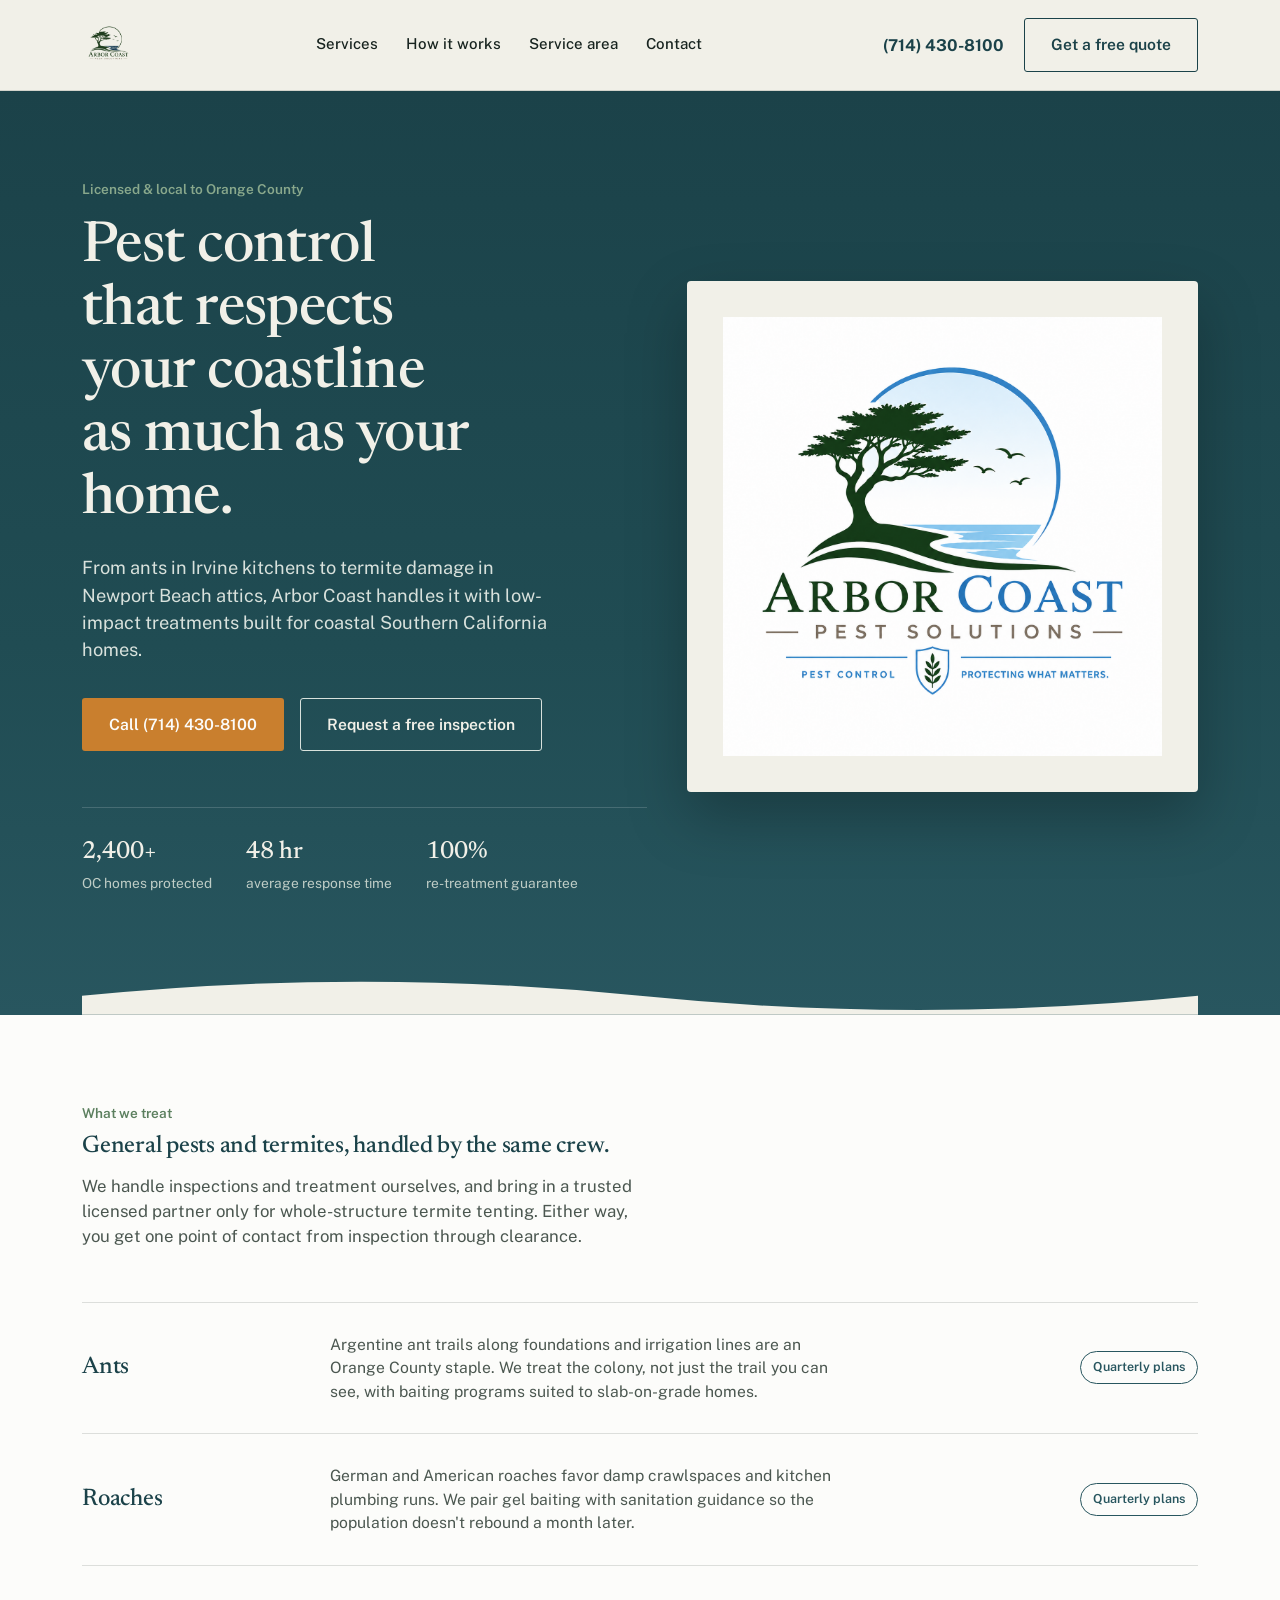
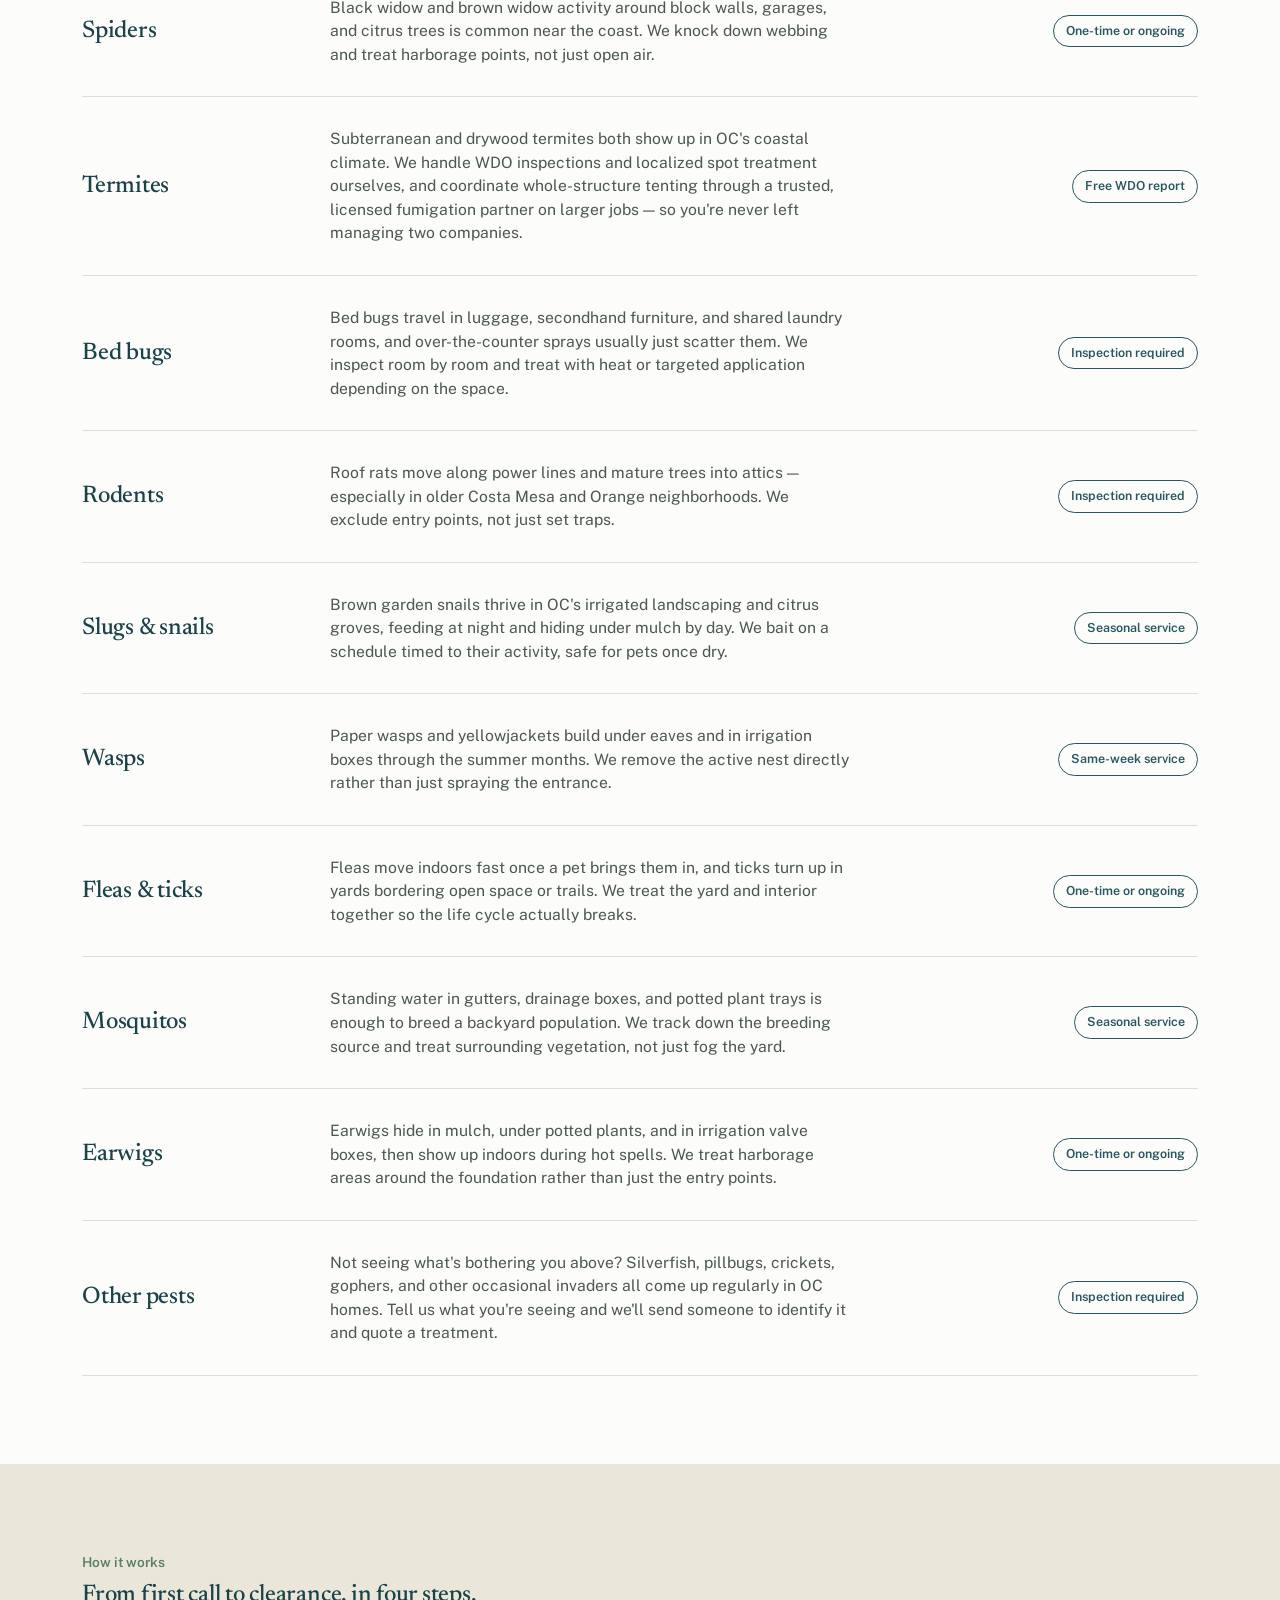
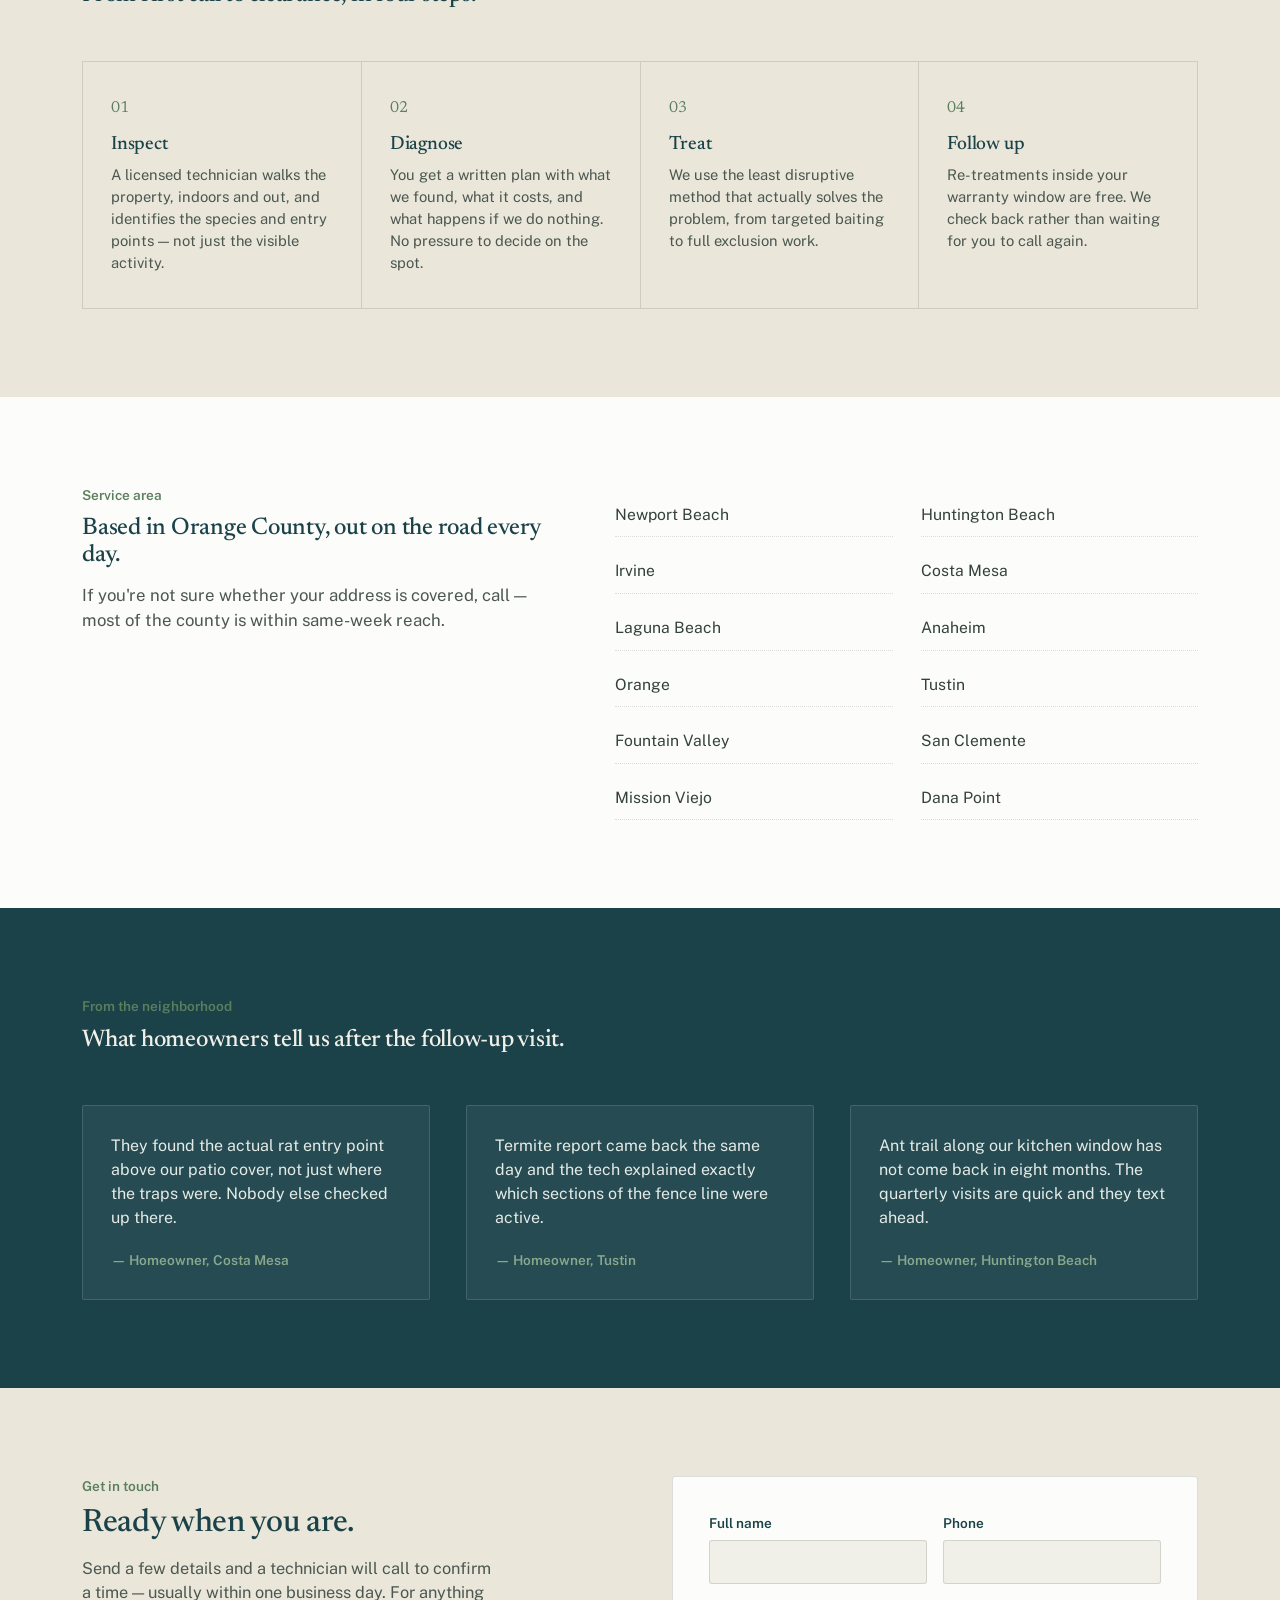
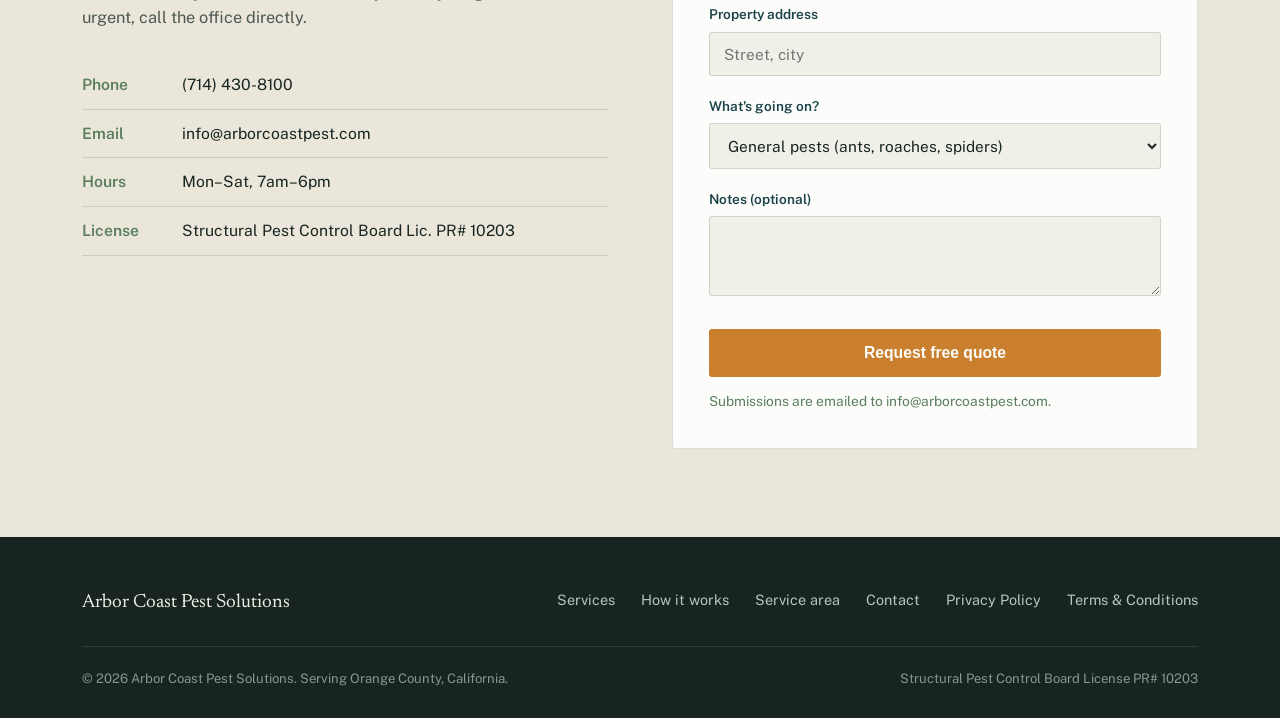
<file: index.html>
<!DOCTYPE html>
<html lang="en">
<head>
<meta charset="UTF-8">
<meta name="viewport" content="width=device-width, initial-scale=1.0">
<title>Arbor Coast Pest Solutions | Orange County Pest & Termite Control</title>
<link rel="preconnect" href="https://fonts.googleapis.com">
<link rel="preconnect" href="https://fonts.gstatic.com" crossorigin>
<link href="https://fonts.googleapis.com/css2?family=Newsreader:ital,opsz,wght@0,6..72,400;0,6..72,500;0,6..72,600;1,6..72,400&family=Public+Sans:wght@400;500;600;700&display=swap" rel="stylesheet">
<link rel="stylesheet" href="css/styles.css">
</head>
<body>

<header>
  <div class="header-row">
    <a class="logo" href="#">
      <img src="images/header-logo.png" alt="Arbor Coast Pest Solutions">
    </a>
    <nav class="nav-links">
      <a href="#services">Services</a>
      <a href="#process">How it works</a>
      <a href="#coverage">Service area</a>
      <a href="#contact">Contact</a>
    </nav>
    <div class="header-cta">
      <a class="phone-link" href="tel:+17144308100">(714) 430-8100

      </a>
      <a class="btn btn-outline" href="#contact">Get a free quote</a>
    </div>
  </div>
</header>

<section class="hero">
  <div class="wrap">
    <div class="hero-grid">
      <div>
        <div class="hero-eyebrow">Licensed &amp; local to Orange County</div>
        <h1>Pest control that respects your coastline as much as your home.</h1>
        <p class="lede">From ants in Irvine kitchens to termite damage in Newport Beach attics, Arbor Coast handles it with low-impact treatments built for coastal Southern California homes.</p>
        <div class="hero-ctas">
          <a class="btn btn-amber" href="tel:+17144308100">Call (714) 430-8100</a>
          <a class="btn btn-outline" style="border-color:#D8E1DC;color:#F1F0E8;" href="#contact">Request a free inspection</a>
        </div>
        <div class="hero-trust">
          <div><strong>2,400+</strong>OC homes protected</div>
          <div><strong>48 hr</strong>average response time</div>
          <div><strong>100%</strong>re-treatment guarantee</div>
        </div>
      </div>
      <div class="hero-image">
        <img src="images/hero-logo.png" alt="Arbor Coast Pest Solutions logo">
      </div>
    </div>

    <svg class="horizon" viewBox="0 0 1180 60" preserveAspectRatio="none" xmlns="http://www.w3.org/2000/svg">
      <path d="M0 40 Q295 10 590 40 T1180 40 V60 H0 Z" fill="#F1F0E8"/>
    </svg>
  </div>
</section>

<section class="services" id="services">
  <div class="wrap">
    <div class="section-head">
      <div class="kicker">What we treat</div>
      <h2>General pests and termites, handled by the same crew.</h2>
      <p>We handle inspections and treatment ourselves, and bring in a trusted licensed partner only for whole-structure termite tenting. Either way, you get one point of contact from inspection through clearance.</p>
    </div>
    <div class="service-list">
      <div class="service-row">
        <h3>Ants</h3>
        <p>Argentine ant trails along foundations and irrigation lines are an Orange County staple. We treat the colony, not just the trail you can see, with baiting programs suited to slab-on-grade homes.</p>
        <span class="service-tag">Quarterly plans</span>
      </div>
      <div class="service-row">
        <h3>Roaches</h3>
        <p>German and American roaches favor damp crawlspaces and kitchen plumbing runs. We pair gel baiting with sanitation guidance so the population doesn't rebound a month later.</p>
        <span class="service-tag">Quarterly plans</span>
      </div>
      <div class="service-row">
        <h3>Spiders</h3>
        <p>Black widow and brown widow activity around block walls, garages, and citrus trees is common near the coast. We knock down webbing and treat harborage points, not just open air.</p>
        <span class="service-tag">One-time or ongoing</span>
      </div>
      <div class="service-row">
        <h3>Termites</h3>
        <p>Subterranean and drywood termites both show up in OC's coastal climate. We handle WDO inspections and localized spot treatment ourselves, and coordinate whole-structure tenting through a trusted, licensed fumigation partner on larger jobs — so you're never left managing two companies.</p>
        <span class="service-tag">Free WDO report</span>
      </div>
      <div class="service-row">
        <h3>Bed bugs</h3>
        <p>Bed bugs travel in luggage, secondhand furniture, and shared laundry rooms, and over-the-counter sprays usually just scatter them. We inspect room by room and treat with heat or targeted application depending on the space.</p>
        <span class="service-tag">Inspection required</span>
      </div>
      <div class="service-row">
        <h3>Rodents</h3>
        <p>Roof rats move along power lines and mature trees into attics — especially in older Costa Mesa and Orange neighborhoods. We exclude entry points, not just set traps.</p>
        <span class="service-tag">Inspection required</span>
      </div>
      <div class="service-row">
        <h3>Slugs &amp; snails</h3>
        <p>Brown garden snails thrive in OC's irrigated landscaping and citrus groves, feeding at night and hiding under mulch by day. We bait on a schedule timed to their activity, safe for pets once dry.</p>
        <span class="service-tag">Seasonal service</span>
      </div>
      <div class="service-row">
        <h3>Wasps</h3>
        <p>Paper wasps and yellowjackets build under eaves and in irrigation boxes through the summer months. We remove the active nest directly rather than just spraying the entrance.</p>
        <span class="service-tag">Same-week service</span>
      </div>
      <div class="service-row">
        <h3>Fleas &amp; ticks</h3>
        <p>Fleas move indoors fast once a pet brings them in, and ticks turn up in yards bordering open space or trails. We treat the yard and interior together so the life cycle actually breaks.</p>
        <span class="service-tag">One-time or ongoing</span>
      </div>
      <div class="service-row">
        <h3>Mosquitos</h3>
        <p>Standing water in gutters, drainage boxes, and potted plant trays is enough to breed a backyard population. We track down the breeding source and treat surrounding vegetation, not just fog the yard.</p>
        <span class="service-tag">Seasonal service</span>
      </div>
      <div class="service-row">
        <h3>Earwigs</h3>
        <p>Earwigs hide in mulch, under potted plants, and in irrigation valve boxes, then show up indoors during hot spells. We treat harborage areas around the foundation rather than just the entry points.</p>
        <span class="service-tag">One-time or ongoing</span>
      </div>
      <div class="service-row">
        <h3>Other pests</h3>
        <p>Not seeing what's bothering you above? Silverfish, pillbugs, crickets, gophers, and other occasional invaders all come up regularly in OC homes. Tell us what you're seeing and we'll send someone to identify it and quote a treatment.</p>
        <span class="service-tag">Inspection required</span>
      </div>
    </div>
  </div>
</section>

<section class="process" id="process">
  <div class="wrap">
    <div class="section-head">
      <div class="kicker">How it works</div>
      <h2>From first call to clearance, in four steps.</h2>
    </div>
    <div class="process-grid">
      <div class="process-step">
        <div class="process-num">01</div>
        <h3>Inspect</h3>
        <p>A licensed technician walks the property, indoors and out, and identifies the species and entry points — not just the visible activity.</p>
      </div>
      <div class="process-step">
        <div class="process-num">02</div>
        <h3>Diagnose</h3>
        <p>You get a written plan with what we found, what it costs, and what happens if we do nothing. No pressure to decide on the spot.</p>
      </div>
      <div class="process-step">
        <div class="process-num">03</div>
        <h3>Treat</h3>
        <p>We use the least disruptive method that actually solves the problem, from targeted baiting to full exclusion work.</p>
      </div>
      <div class="process-step">
        <div class="process-num">04</div>
        <h3>Follow up</h3>
        <p>Re-treatments inside your warranty window are free. We check back rather than waiting for you to call again.</p>
      </div>
    </div>
  </div>
</section>

<section class="coverage" id="coverage">
  <div class="wrap coverage-grid">
    <div class="section-head" style="margin-bottom:0;">
      <div class="kicker">Service area</div>
      <h2>Based in Orange County, out on the road every day.</h2>
      <p>If you're not sure whether your address is covered, call — most of the county is within same-week reach.</p>
    </div>
    <div>
      <div class="city-list">
        <div>Newport Beach</div>
        <div>Huntington Beach</div>
        <div>Irvine</div>
        <div>Costa Mesa</div>
        <div>Laguna Beach</div>
        <div>Anaheim</div>
        <div>Orange</div>
        <div>Tustin</div>
        <div>Fountain Valley</div>
        <div>San Clemente</div>
        <div>Mission Viejo</div>
        <div>Dana Point</div>
      </div>
    </div>
  </div>
</section>

<section class="testimonials">
  <div class="wrap">
    <div class="section-head">
      <div class="kicker">From the neighborhood</div>
      <h2>What homeowners tell us after the follow-up visit.</h2>
    </div>
    <div class="quote-row">
      <div class="quote-card">
        <p>They found the actual rat entry point above our patio cover, not just where the traps were. Nobody else checked up there.</p>
        <div class="quote-name">— Homeowner, Costa Mesa</div>
      </div>
      <div class="quote-card">
        <p>Termite report came back the same day and the tech explained exactly which sections of the fence line were active.</p>
        <div class="quote-name">— Homeowner, Tustin</div>
      </div>
      <div class="quote-card">
        <p>Ant trail along our kitchen window has not come back in eight months. The quarterly visits are quick and they text ahead.</p>
        <div class="quote-name">— Homeowner, Huntington Beach</div>
      </div>
    </div>
  </div>
</section>

<section class="contact" id="contact">
  <div class="wrap contact-grid">
    <div class="contact-info">
      <div class="kicker">Get in touch</div>
      <h2>Ready when you are.</h2>
      <p>Send a few details and a technician will call to confirm a time — usually within one business day. For anything urgent, call the office directly.</p>
      <div class="contact-detail">
        <div><span class="label">Phone</span><a href="tel:+17144308100">(714) 430-8100</a></div>
        <div><span class="label">Email</span><a href="mailto:info@arborcoastpest.com">info@arborcoastpest.com</a></div>
        <div><span class="label">Hours</span><span>Mon–Sat, 7am–6pm</span></div>
        <div><span class="label">License</span><span>Structural Pest Control Board Lic. PR# 10203</span></div>
      </div>
    </div>
    <form action="https://formsubmit.co/info@arborcoastpest.com" method="POST">
      <input type="hidden" name="_subject" value="New quote request — Arbor Coast Pest Solutions">
      <input type="hidden" name="_template" value="table">
      <input type="text" name="_honey" style="display:none" tabindex="-1" autocomplete="off">
      <div class="field-row">
        <div class="field">
          <label for="name">Full name</label>
          <input id="name" name="name" type="text" required>
        </div>
        <div class="field">
          <label for="phone">Phone</label>
          <input id="phone" name="phone" type="tel" required>
        </div>
      </div>
      <div class="field">
        <label for="address">Property address</label>
        <input id="address" name="address" type="text" placeholder="Street, city">
      </div>
      <div class="field">
        <label for="issue">What's going on?</label>
        <select id="issue" name="issue">
          <option>General pests (ants, roaches, spiders)</option>
          <option>Termites / WDO inspection</option>
          <option>Bed bugs</option>
          <option>Rodents</option>
          <option>Wasps</option>
          <option>Fleas / ticks</option>
          <option>Mosquitos</option>
          <option>Other pest</option>
          <option>Not sure — I'd like an inspection</option>
        </select>
      </div>
      <div class="field">
        <label for="notes">Notes (optional)</label>
        <textarea id="notes" name="notes" rows="3"></textarea>
      </div>
      <button class="btn btn-amber" type="submit">Request free quote</button>
      <p class="form-note" style="margin-top:14px;font-size:0.86rem;color:var(--sage);">Submissions are emailed to info@arborcoastpest.com.</p>
    </form>
  </div>
</section>

<footer>
  <div class="wrap">
    <div class="footer-row">
      <div class="footer-brand">Arbor Coast Pest Solutions</div>
      <div class="footer-links">
        <a href="#services">Services</a>
        <a href="#process">How it works</a>
        <a href="#coverage">Service area</a>
        <a href="#contact">Contact</a>
        <a href="privacy-terms.html#privacy">Privacy Policy</a>
        <a href="privacy-terms.html#terms">Terms &amp; Conditions</a>
      </div>
    </div>
    <div class="footer-bottom">
      <div>© 2026 Arbor Coast Pest Solutions. Serving Orange County, California.</div>
      <div>Structural Pest Control Board License PR# 10203</div>
    </div>
  </div>
</footer>

<script src="js/main.js"></script>
</body>
</html>
</file>
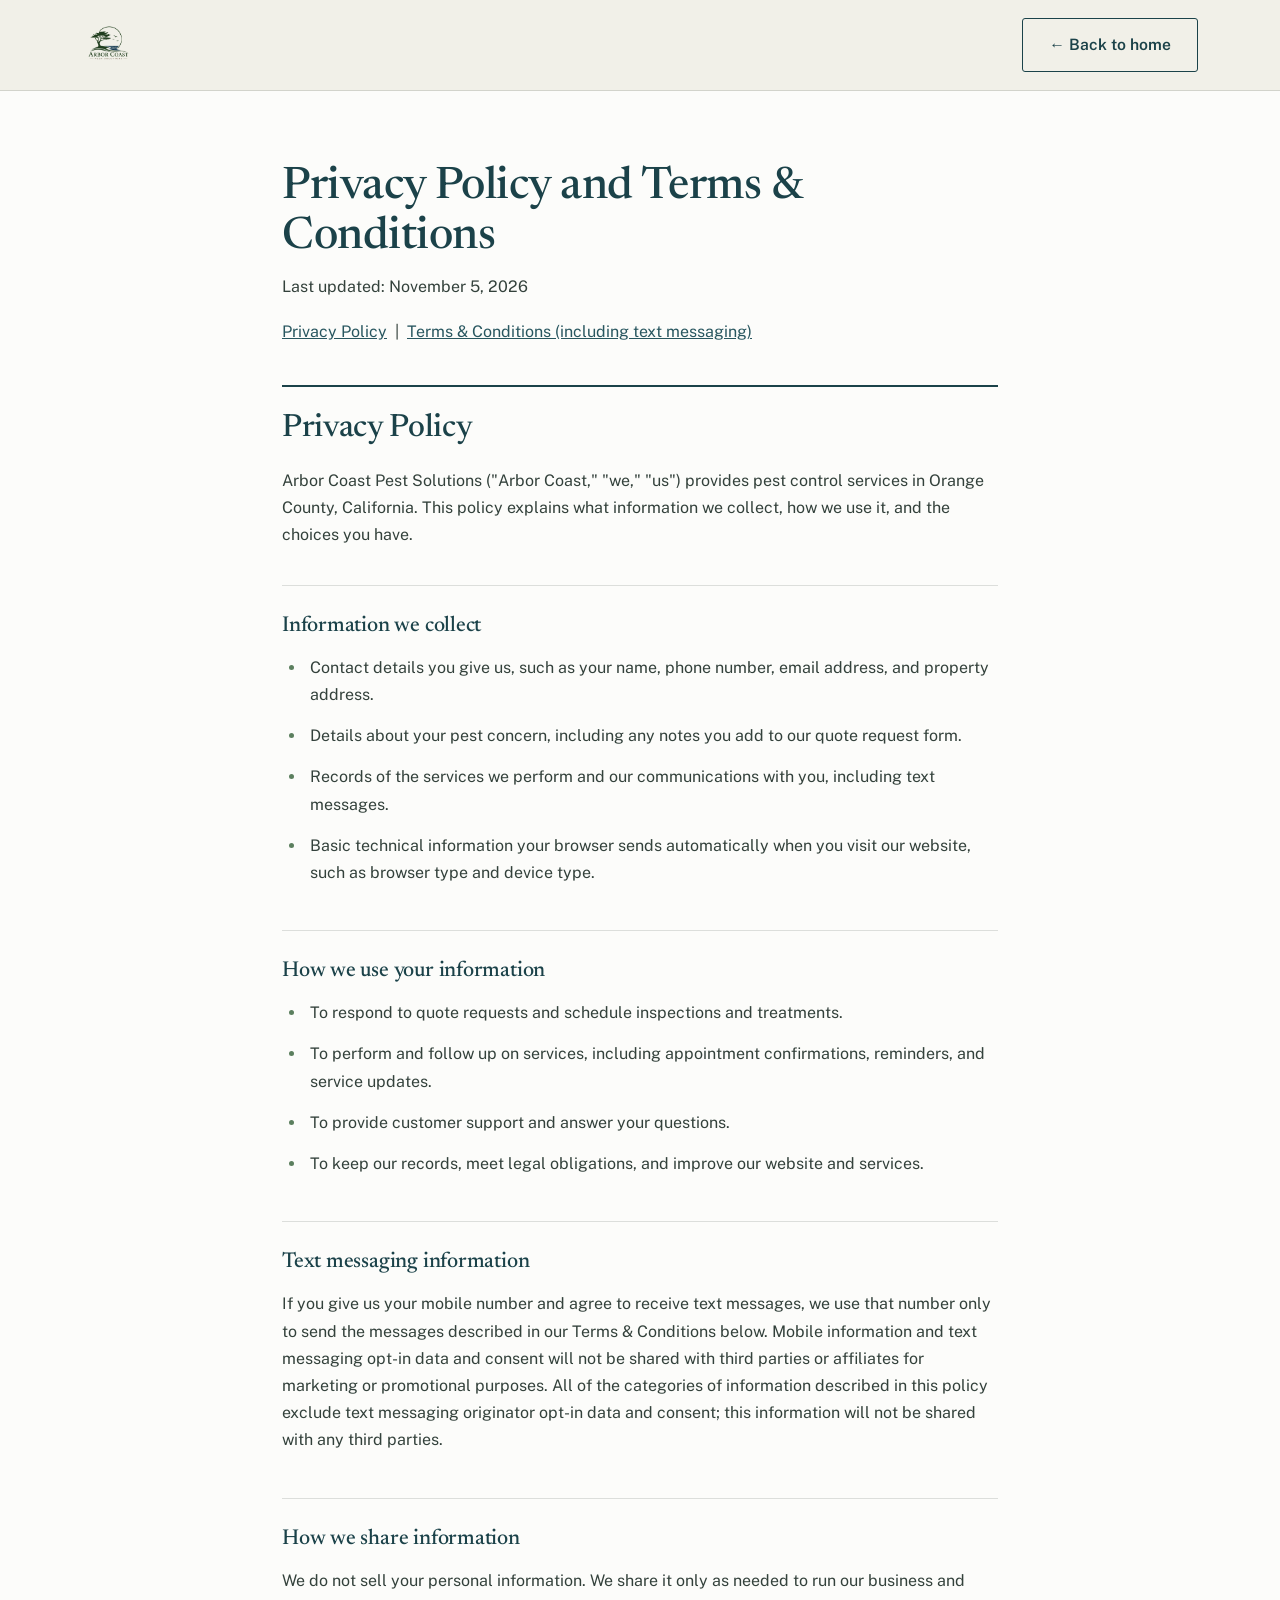
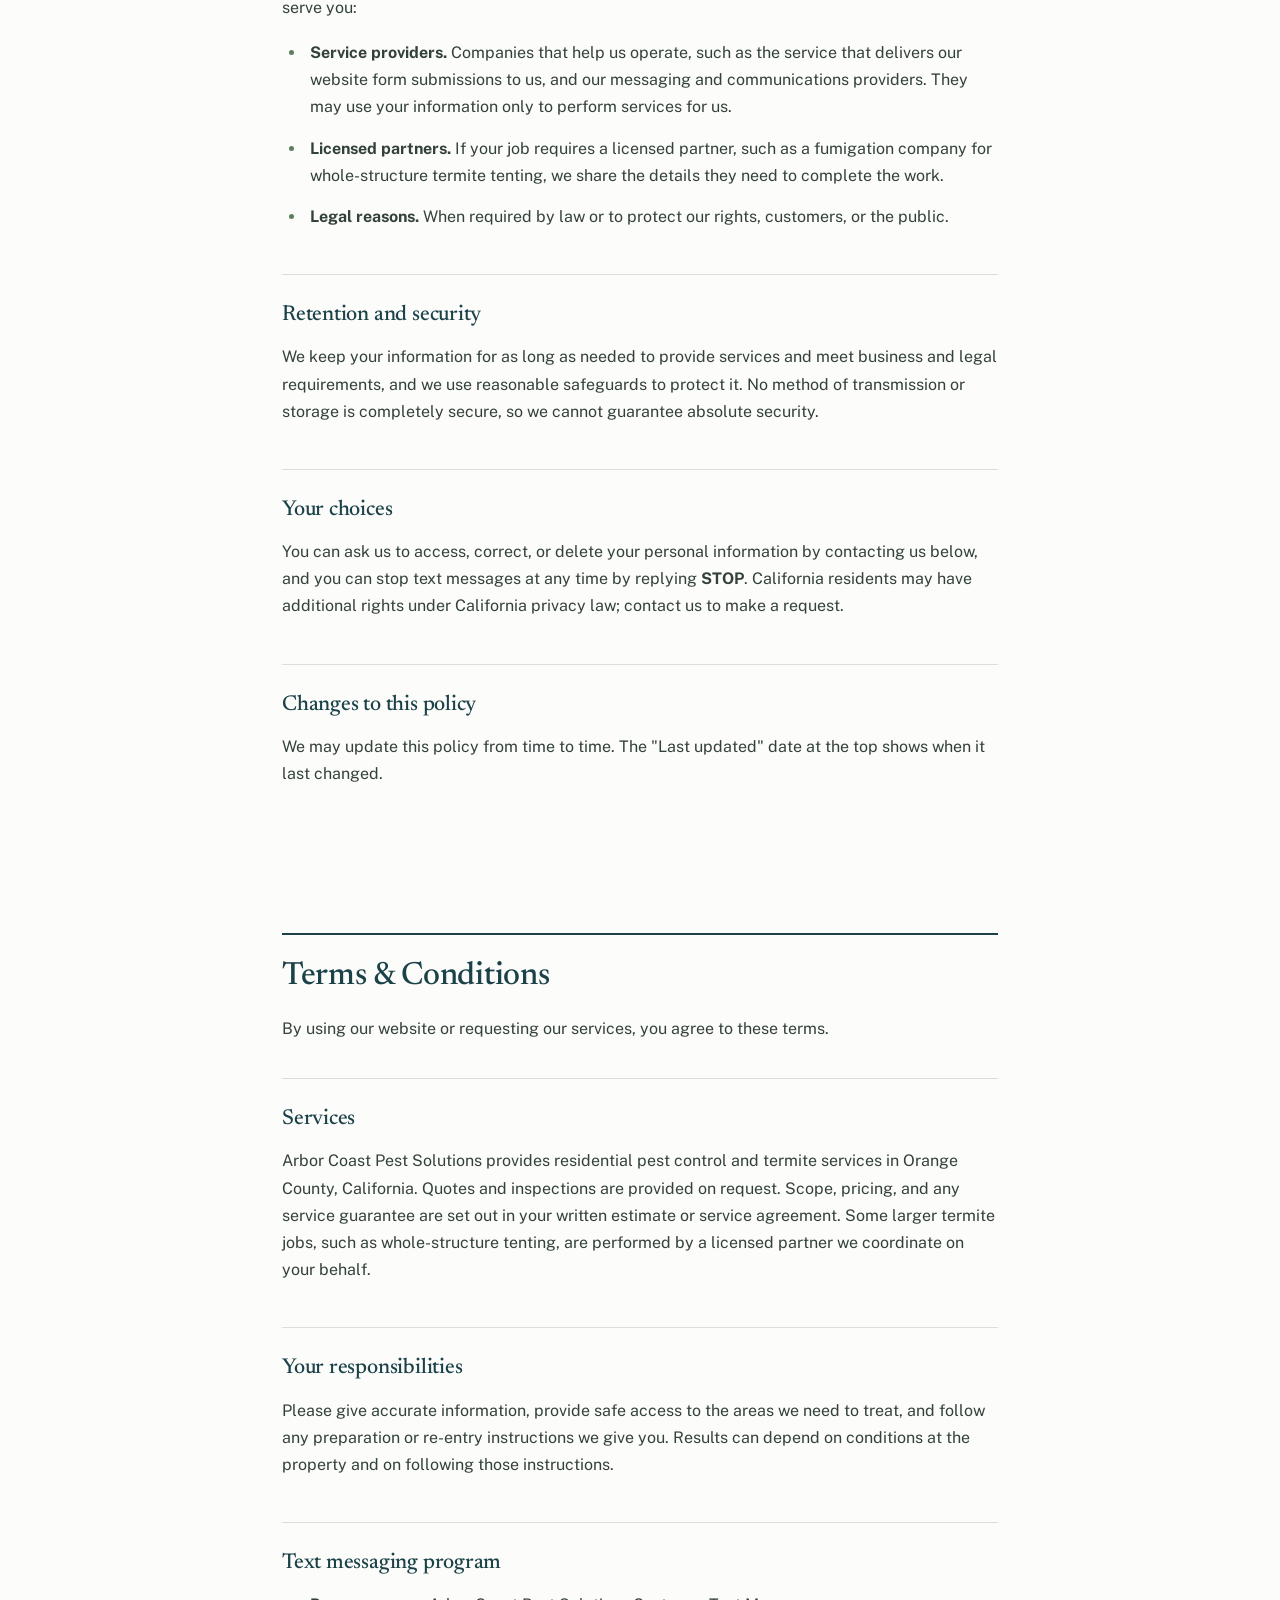
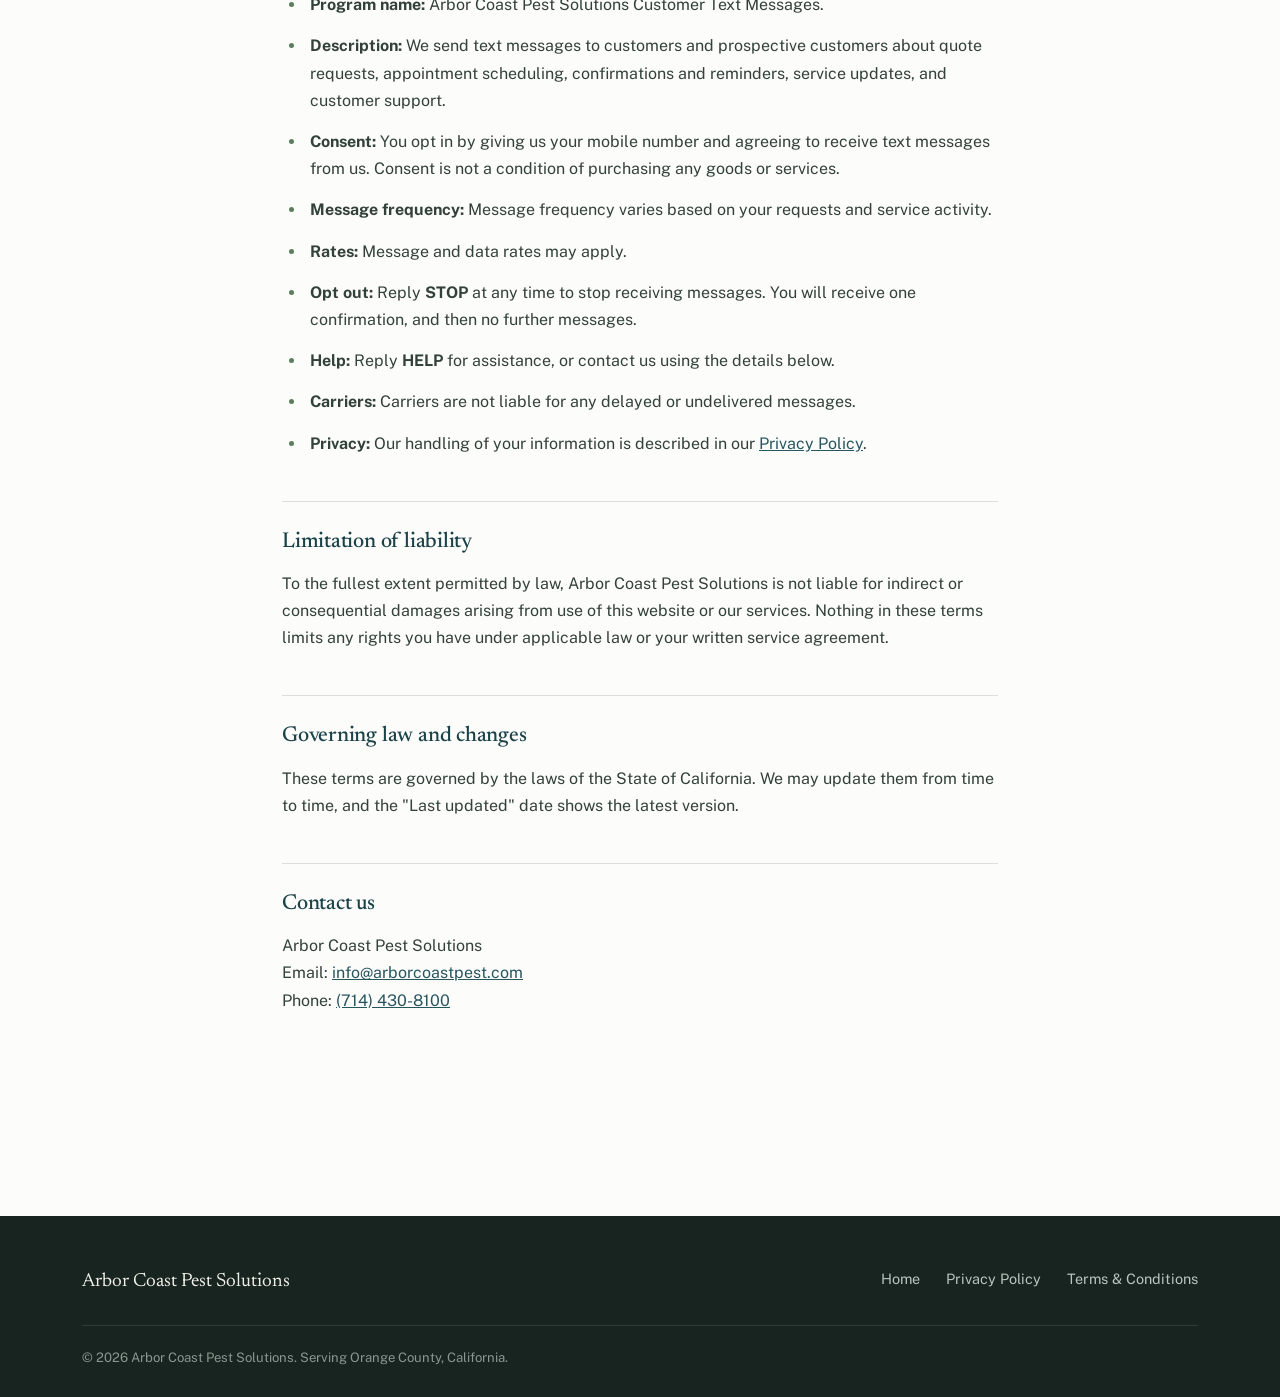
<file: privacy-terms.html>
<!DOCTYPE html>
<html lang="en">
<head>
<meta charset="UTF-8">
<meta name="viewport" content="width=device-width, initial-scale=1.0">
<title>Privacy Policy and Terms &amp; Conditions | Arbor Coast Pest Solutions</title>
<link rel="preconnect" href="https://fonts.googleapis.com">
<link rel="preconnect" href="https://fonts.gstatic.com" crossorigin>
<link href="https://fonts.googleapis.com/css2?family=Newsreader:ital,opsz,wght@0,6..72,400;0,6..72,500;0,6..72,600;1,6..72,400&family=Public+Sans:wght@400;500;600;700&display=swap" rel="stylesheet">
<link rel="stylesheet" href="css/styles.css">
</head>
<body>

<header>
  <div class="header-row">
    <a class="logo" href="index.html">
      <img src="images/header-logo.png" alt="Arbor Coast Pest Solutions">
    </a>
    <div class="header-cta">
      <a class="btn btn-outline" href="index.html">&larr; Back to home</a>
    </div>
  </div>
</header>

<main class="legal">
  <div class="wrap legal-wrap">
    <h1>Privacy Policy and Terms &amp; Conditions</h1>
    <p class="legal-updated">Last updated: November 5, 2026</p>
    <p><a href="#privacy">Privacy Policy</a> &nbsp;|&nbsp; <a href="#terms">Terms &amp; Conditions (including text messaging)</a></p>

    <section id="privacy" class="legal-section">
    <h2 class="legal-part">Privacy Policy</h2>
    <p>Arbor Coast Pest Solutions ("Arbor Coast," "we," "us") provides pest control services in Orange County, California. This policy explains what information we collect, how we use it, and the choices you have.</p>

    <h2>Information we collect</h2>
    <ul>
      <li>Contact details you give us, such as your name, phone number, email address, and property address.</li>
      <li>Details about your pest concern, including any notes you add to our quote request form.</li>
      <li>Records of the services we perform and our communications with you, including text messages.</li>
      <li>Basic technical information your browser sends automatically when you visit our website, such as browser type and device type.</li>
    </ul>

    <h2>How we use your information</h2>
    <ul>
      <li>To respond to quote requests and schedule inspections and treatments.</li>
      <li>To perform and follow up on services, including appointment confirmations, reminders, and service updates.</li>
      <li>To provide customer support and answer your questions.</li>
      <li>To keep our records, meet legal obligations, and improve our website and services.</li>
    </ul>

    <h2>Text messaging information</h2>
    <p>If you give us your mobile number and agree to receive text messages, we use that number only to send the messages described in our Terms &amp; Conditions below. Mobile information and text messaging opt-in data and consent will not be shared with third parties or affiliates for marketing or promotional purposes. All of the categories of information described in this policy exclude text messaging originator opt-in data and consent; this information will not be shared with any third parties.</p>

    <h2>How we share information</h2>
    <p>We do not sell your personal information. We share it only as needed to run our business and serve you:</p>
    <ul>
      <li><strong>Service providers.</strong> Companies that help us operate, such as the service that delivers our website form submissions to us, and our messaging and communications providers. They may use your information only to perform services for us.</li>
      <li><strong>Licensed partners.</strong> If your job requires a licensed partner, such as a fumigation company for whole-structure termite tenting, we share the details they need to complete the work.</li>
      <li><strong>Legal reasons.</strong> When required by law or to protect our rights, customers, or the public.</li>
    </ul>

    <h2>Retention and security</h2>
    <p>We keep your information for as long as needed to provide services and meet business and legal requirements, and we use reasonable safeguards to protect it. No method of transmission or storage is completely secure, so we cannot guarantee absolute security.</p>

    <h2>Your choices</h2>
    <p>You can ask us to access, correct, or delete your personal information by contacting us below, and you can stop text messages at any time by replying <strong>STOP</strong>. California residents may have additional rights under California privacy law; contact us to make a request.</p>

    <h2>Changes to this policy</h2>
    <p>We may update this policy from time to time. The "Last updated" date at the top shows when it last changed.</p>
    </section>

    <section id="terms" class="legal-section">
    <h2 class="legal-part">Terms &amp; Conditions</h2>
    <p>By using our website or requesting our services, you agree to these terms.</p>

    <h2>Services</h2>
    <p>Arbor Coast Pest Solutions provides residential pest control and termite services in Orange County, California. Quotes and inspections are provided on request. Scope, pricing, and any service guarantee are set out in your written estimate or service agreement. Some larger termite jobs, such as whole-structure tenting, are performed by a licensed partner we coordinate on your behalf.</p>

    <h2>Your responsibilities</h2>
    <p>Please give accurate information, provide safe access to the areas we need to treat, and follow any preparation or re-entry instructions we give you. Results can depend on conditions at the property and on following those instructions.</p>

    <h2>Text messaging program</h2>
    <ul>
      <li><strong>Program name:</strong> Arbor Coast Pest Solutions Customer Text Messages.</li>
      <li><strong>Description:</strong> We send text messages to customers and prospective customers about quote requests, appointment scheduling, confirmations and reminders, service updates, and customer support.</li>
      <li><strong>Consent:</strong> You opt in by giving us your mobile number and agreeing to receive text messages from us. Consent is not a condition of purchasing any goods or services.</li>
      <li><strong>Message frequency:</strong> Message frequency varies based on your requests and service activity.</li>
      <li><strong>Rates:</strong> Message and data rates may apply.</li>
      <li><strong>Opt out:</strong> Reply <strong>STOP</strong> at any time to stop receiving messages. You will receive one confirmation, and then no further messages.</li>
      <li><strong>Help:</strong> Reply <strong>HELP</strong> for assistance, or contact us using the details below.</li>
      <li><strong>Carriers:</strong> Carriers are not liable for any delayed or undelivered messages.</li>
      <li><strong>Privacy:</strong> Our handling of your information is described in our <a href="#privacy">Privacy Policy</a>.</li>
    </ul>

    <h2>Limitation of liability</h2>
    <p>To the fullest extent permitted by law, Arbor Coast Pest Solutions is not liable for indirect or consequential damages arising from use of this website or our services. Nothing in these terms limits any rights you have under applicable law or your written service agreement.</p>

    <h2>Governing law and changes</h2>
    <p>These terms are governed by the laws of the State of California. We may update them from time to time, and the "Last updated" date shows the latest version.</p>

    <h2>Contact us</h2>
    <p>Arbor Coast Pest Solutions<br>Email: <a href="mailto:info@arborcoastpest.com">info@arborcoastpest.com</a><br>Phone: <a href="tel:+17144308100">(714) 430-8100</a></p>
    </section>
  </div>
</main>

<footer>
  <div class="wrap">
    <div class="footer-row">
      <div class="footer-brand">Arbor Coast Pest Solutions</div>
      <div class="footer-links">
        <a href="index.html">Home</a>
        <a href="#privacy">Privacy Policy</a>
        <a href="#terms">Terms &amp; Conditions</a>
      </div>
    </div>
    <div class="footer-bottom">
      <div>© 2026 Arbor Coast Pest Solutions. Serving Orange County, California.</div>
    </div>
  </div>
</footer>

</body>
</html>
</file>
<file: css/styles.css>
:root{
    --ink:#182420;
    --teal-deep:#1B4249;
    --teal-mid:#28565F;
    --sage:#5B7F5E;
    --sage-light:#89A88C;
    --sand:#F1F0E8;
    --sand-warm:#EAE7DA;
    --amber:#C97F2E;
    --amber-dark:#A5661F;
    --line:rgba(24,36,32,0.14);
    --white:#FCFCFA;
  }
  *{box-sizing:border-box;margin:0;padding:0;}
  html{scroll-behavior:smooth;}
  body{
    background:var(--sand);
    color:var(--ink);
    font-family:'Public Sans',sans-serif;
    line-height:1.5;
    -webkit-font-smoothing:antialiased;
  }
  h1,h2,h3{
    font-family:'Newsreader',serif;
    font-weight:500;
    line-height:1.12;
    letter-spacing:-0.01em;
    color:var(--teal-deep);
  }
  a{color:inherit;text-decoration:none;}
  img,svg{display:block;max-width:100%;}
  .wrap{max-width:1180px;margin:0 auto;padding:0 32px;}
  .btn{
    display:inline-flex;align-items:center;gap:8px;
    padding:14px 26px;
    border-radius:3px;
    font-weight:600;
    font-size:0.98rem;
    border:1.5px solid transparent;
    cursor:pointer;
    transition:transform 0.15s ease, box-shadow 0.15s ease;
  }
  .btn:focus-visible{outline:2px solid var(--teal-deep);outline-offset:3px;}
  .btn-amber{background:var(--amber);color:var(--white);}
  .btn-amber:hover{background:var(--amber-dark);}
  .btn-outline{border-color:var(--teal-deep);color:var(--teal-deep);background:transparent;}
  .btn-outline:hover{background:var(--teal-deep);color:var(--white);}

  /* ---------- Header ---------- */
  header{
    position:sticky;top:0;z-index:50;
    background:rgba(241,240,232,0.92);
    backdrop-filter:blur(6px);
    border-bottom:1px solid var(--line);
  }
  .header-row{
    display:flex;align-items:center;justify-content:space-between;
    padding:18px 32px;
    max-width:1180px;margin:0 auto;
  }
  .logo{
    display:flex;align-items:center;
  }
  .logo img{
    height:52px;
    width:auto;
    display:block;
  }
  nav{display:flex;align-items:center;gap:34px;}
  nav a{font-size:0.94rem;font-weight:500;color:var(--ink);}
  nav a:hover{color:var(--teal-deep);}
  .nav-links{display:flex;gap:28px;}
  .header-cta{display:flex;align-items:center;gap:20px;}
  .phone-link{font-weight:700;font-size:1.02rem;color:var(--teal-deep);}
  @media (max-width:860px){
    .nav-links{display:none;}
  }

  /* ---------- Hero ---------- */
  .hero{
    position:relative;
    overflow:hidden;
    background:linear-gradient(180deg,#1B4249 0%,#204c53 60%,#28565F 100%);
    color:var(--sand);
    padding:88px 0 0;
  }
  .hero-grid{
    display:grid;grid-template-columns:1.05fr 0.95fr;gap:40px;
    align-items:center;
  }
  .hero-eyebrow{
    font-size:0.85rem;font-weight:600;color:var(--sage-light);
    margin-bottom:18px;
  }
  .hero h1{
    color:var(--sand);
    font-size:clamp(2.4rem,4.4vw,3.6rem);
    max-width:11.5ch;
  }
  .hero p.lede{
    margin-top:22px;
    font-size:1.14rem;
    max-width:44ch;
    color:#D8E1DC;
  }
  .hero-ctas{display:flex;gap:16px;margin-top:34px;flex-wrap:wrap;}
  .hero-trust{
    display:flex;gap:34px;margin-top:56px;
    padding-top:26px;border-top:1px solid rgba(255,255,255,0.16);
    flex-wrap:wrap;
  }
  .hero-trust div{font-size:0.86rem;color:#BFCDC6;}
  .hero-trust strong{
    display:block;font-family:'Newsreader',serif;font-weight:500;
    font-size:1.55rem;color:var(--sand);margin-bottom:2px;
  }
  .hero-image{
    background:var(--sand);
    border-radius:4px;
    padding:36px;
    box-shadow:0 24px 60px rgba(0,0,0,0.25);
  }
  .hero-image img{
    width:100%;height:auto;
    display:block;
  }
  .horizon{
    width:100%;height:auto;display:block;margin-top:64px;
  }
  @media (max-width:900px){
    .hero-grid{grid-template-columns:1fr;}
  }

  /* ---------- Section basics ---------- */
  section{padding:88px 0;}
  .section-head{max-width:56ch;margin-bottom:52px;}
  .section-head p{margin-top:14px;font-size:1.05rem;color:#4B5750;}
  .kicker{
    font-size:0.85rem;font-weight:600;color:var(--sage);margin-bottom:10px;
  }

  /* ---------- Services ---------- */
  .services{background:var(--white);}
  .service-list{
    display:flex;flex-direction:column;
    border-top:1px solid var(--line);
  }
  .service-row{
    display:grid;grid-template-columns:220px 1fr 140px;
    gap:28px;align-items:center;
    padding:30px 0;
    border-bottom:1px solid var(--line);
  }
  .service-row h3{font-size:1.5rem;font-weight:500;}
  .service-row p{color:#4B5750;font-size:0.98rem;max-width:52ch;}
  .service-tag{
    justify-self:end;
    font-size:0.78rem;font-weight:600;color:var(--teal-mid);
    border:1px solid var(--teal-mid);
    padding:6px 12px;border-radius:20px;
    white-space:nowrap;
  }
  @media (max-width:760px){
    .service-row{grid-template-columns:1fr;gap:8px;}
    .service-tag{justify-self:start;}
  }

  /* ---------- Process ---------- */
  .process{background:var(--sand-warm);}
  .process-grid{
    display:grid;grid-template-columns:repeat(4,1fr);gap:0;
    border-top:1px solid var(--line);border-left:1px solid var(--line);
  }
  .process-step{
    padding:34px 28px;
    border-right:1px solid var(--line);
    border-bottom:1px solid var(--line);
  }
  .process-num{
    font-family:'Newsreader',serif;font-size:1rem;color:var(--sage);
    margin-bottom:14px;
  }
  .process-step h3{font-size:1.2rem;margin-bottom:8px;font-weight:500;}
  .process-step p{font-size:0.92rem;color:#4B5750;}
  @media (max-width:900px){
    .process-grid{grid-template-columns:1fr 1fr;}
  }
  @media (max-width:560px){
    .process-grid{grid-template-columns:1fr;}
  }

  /* ---------- Coverage ---------- */
  .coverage{background:var(--white);}
  .coverage-grid{display:grid;grid-template-columns:0.9fr 1.1fr;gap:56px;align-items:start;}
  .city-list{
    display:grid;grid-template-columns:1fr 1fr;
    gap:12px 28px;margin-top:8px;
  }
  .city-list div{
    font-size:0.98rem;padding:10px 0;
    border-bottom:1px dotted var(--line);
    color:#33413B;
  }
  @media (max-width:860px){
    .coverage-grid{grid-template-columns:1fr;}
  }

  /* ---------- Testimonials ---------- */
  .testimonials{background:var(--teal-deep);color:var(--sand);}
  .testimonials .section-head h2{color:var(--sand);}
  .testimonials .section-head p{color:#C7D4CD;}
  .quote-row{
    display:grid;grid-template-columns:repeat(3,1fr);gap:36px;
  }
  .quote-card{
    background:rgba(255,255,255,0.05);
    border:1px solid rgba(255,255,255,0.14);
    padding:28px;border-radius:2px;
  }
  .quote-card p{font-size:1rem;color:#E4EBE7;}
  .quote-name{
    margin-top:20px;font-size:0.85rem;font-weight:600;color:var(--sage-light);
  }
  @media (max-width:860px){
    .quote-row{grid-template-columns:1fr;}
  }

  /* ---------- Contact / form ---------- */
  .contact{background:var(--sand-warm);}
  .contact-grid{
    display:grid;grid-template-columns:1fr 1fr;gap:64px;align-items:start;
  }
  .contact-info h2{font-size:2rem;}
  .contact-info p{margin-top:14px;color:#4B5750;font-size:1.02rem;max-width:42ch;}
  .contact-detail{margin-top:32px;}
  .contact-detail div{
    display:flex;gap:12px;padding:12px 0;
    border-bottom:1px solid var(--line);
    font-size:0.98rem;
  }
  .contact-detail span.label{color:var(--sage);font-weight:600;min-width:88px;}

  form{
    background:var(--white);
    border:1px solid var(--line);
    padding:36px;border-radius:3px;
  }
  .field{margin-bottom:20px;}
  .field label{
    display:block;font-size:0.85rem;font-weight:600;margin-bottom:7px;color:var(--teal-deep);
  }
  .field input,.field select,.field textarea{
    width:100%;padding:12px 14px;
    border:1.5px solid var(--line);border-radius:3px;
    font-family:inherit;font-size:0.96rem;background:var(--sand);
    color:var(--ink);
  }
  .field input:focus,.field select:focus,.field textarea:focus{
    outline:none;border-color:var(--teal-mid);
  }
  .field-row{display:grid;grid-template-columns:1fr 1fr;gap:16px;}
  form .btn{width:100%;justify-content:center;margin-top:6px;}
  @media (max-width:860px){
    .contact-grid{grid-template-columns:1fr;}
  }

  /* ---------- Footer ---------- */
  footer{
    background:var(--ink);color:#B9C4BE;
    padding:52px 0 30px;
  }
  .footer-row{
    display:flex;justify-content:space-between;flex-wrap:wrap;gap:24px;
    padding-bottom:28px;border-bottom:1px solid rgba(255,255,255,0.1);
  }
  .footer-brand{font-family:'Newsreader',serif;color:var(--sand);font-size:1.2rem;}
  .footer-links{display:flex;gap:26px;flex-wrap:wrap;font-size:0.9rem;}
  .footer-bottom{
    display:flex;justify-content:space-between;flex-wrap:wrap;gap:10px;
    padding-top:22px;font-size:0.82rem;color:#8A968F;
  }

  /* ---------- Legal pages ---------- */
.legal{background:var(--white);padding:72px 0 96px;min-height:60vh;scroll-padding-top:90px;}
.legal-wrap{max-width:780px;}
.legal h1{font-size:clamp(2rem,4vw,2.8rem);margin-bottom:10px;}
.legal-updated{font-size:0.88rem;color:var(--sage);margin-bottom:28px;}
.legal h2{font-size:1.35rem;margin:44px 0 16px;padding-top:28px;border-top:1px solid var(--line);}
.legal-section{padding-top:24px;margin-top:40px;border-top:2px solid var(--teal-deep);}
.legal h2.legal-part{font-size:2rem;margin:0 0 20px;padding-top:0;border-top:none;}
.legal-section > h2.legal-part + p + h2{margin-top:36px;}
.legal p{font-size:1rem;color:#33413B;line-height:1.7;margin:0 0 18px;}
.legal ul{list-style:disc outside;margin:0 0 22px 0;padding-left:1.5rem;}
.legal li{font-size:1rem;color:#33413B;line-height:1.7;margin:0 0 14px;padding-left:0.25rem;}
.legal li::marker{color:var(--sage);}
.legal li:last-child{margin-bottom:0;}
.legal a{color:var(--teal-mid);text-decoration:underline;}
</file>
